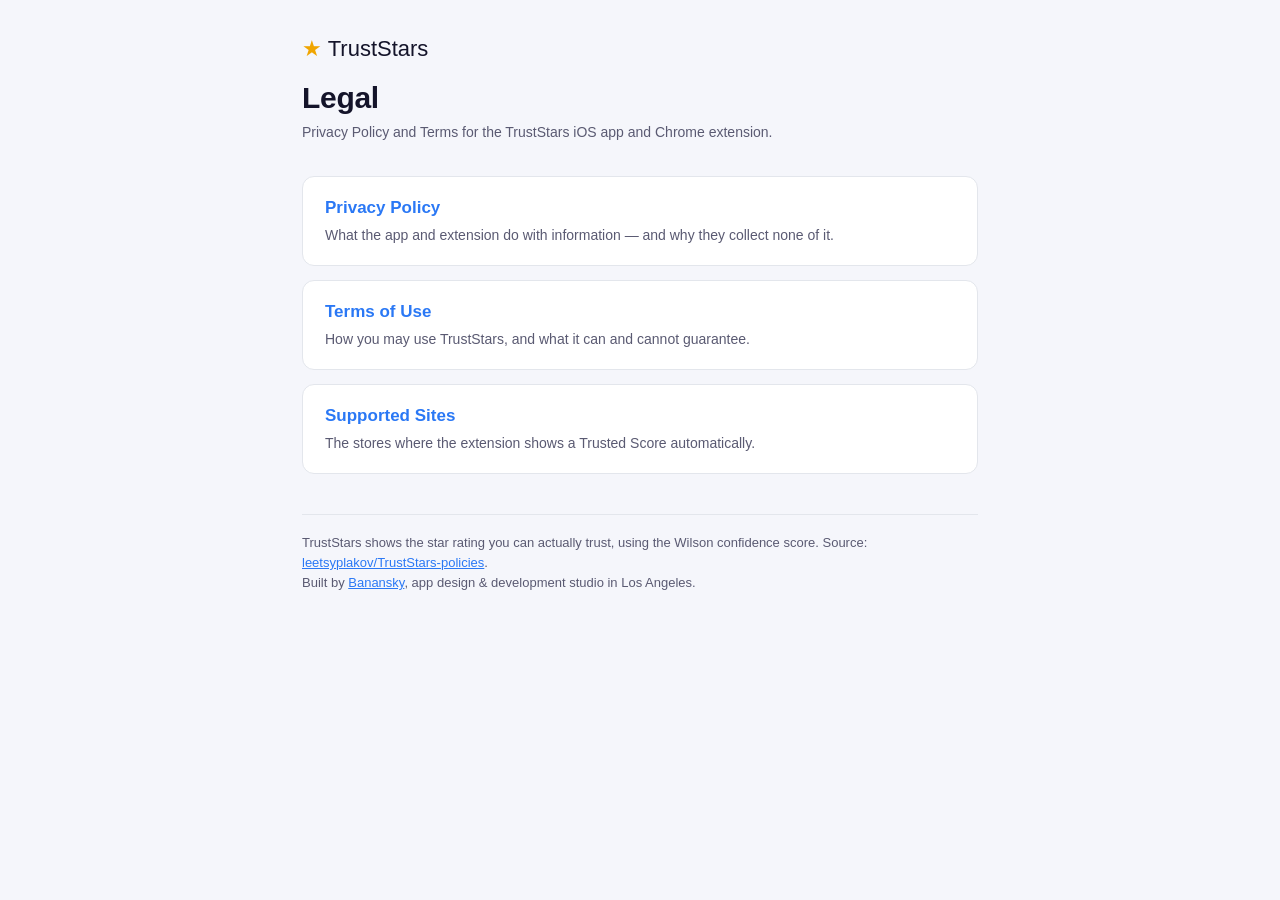
<file: index.html>
<!doctype html>
<html lang="en">
<head>
<meta charset="utf-8" />
<meta name="viewport" content="width=device-width, initial-scale=1" />
<title>TrustStars — Legal</title>
<link rel="stylesheet" href="style.css" />
</head>
<body>
<div class="wrap">
    <header>
        <div class="brand"><span class="star">★</span> TrustStars</div>
        <h1>Legal</h1>
        <p class="lede">Privacy Policy and Terms for the TrustStars iOS app and Chrome extension.</p>
    </header>

    <a class="list-card" href="privacy.html">
        <h3>Privacy Policy</h3>
        <p>What the app and extension do with information — and why they collect none of it.</p>
    </a>

    <a class="list-card" href="terms.html">
        <h3>Terms of Use</h3>
        <p>How you may use TrustStars, and what it can and cannot guarantee.</p>
    </a>

    <a class="list-card" href="supported-sites.html">
        <h3>Supported Sites</h3>
        <p>The stores where the extension shows a Trusted Score automatically.</p>
    </a>

    <footer>
        TrustStars shows the star rating you can actually trust, using the Wilson confidence score.
        Source: <a href="https://github.com/leetsyplakov/TrustStars-policies" target="_blank" rel="noopener">leetsyplakov/TrustStars-policies</a>.
    
        <br>Built by <a href="https://banansky.com/">Banansky</a>, app design &amp; development studio in Los Angeles.
    </footer>
</div>
</body>
</html>
</file>
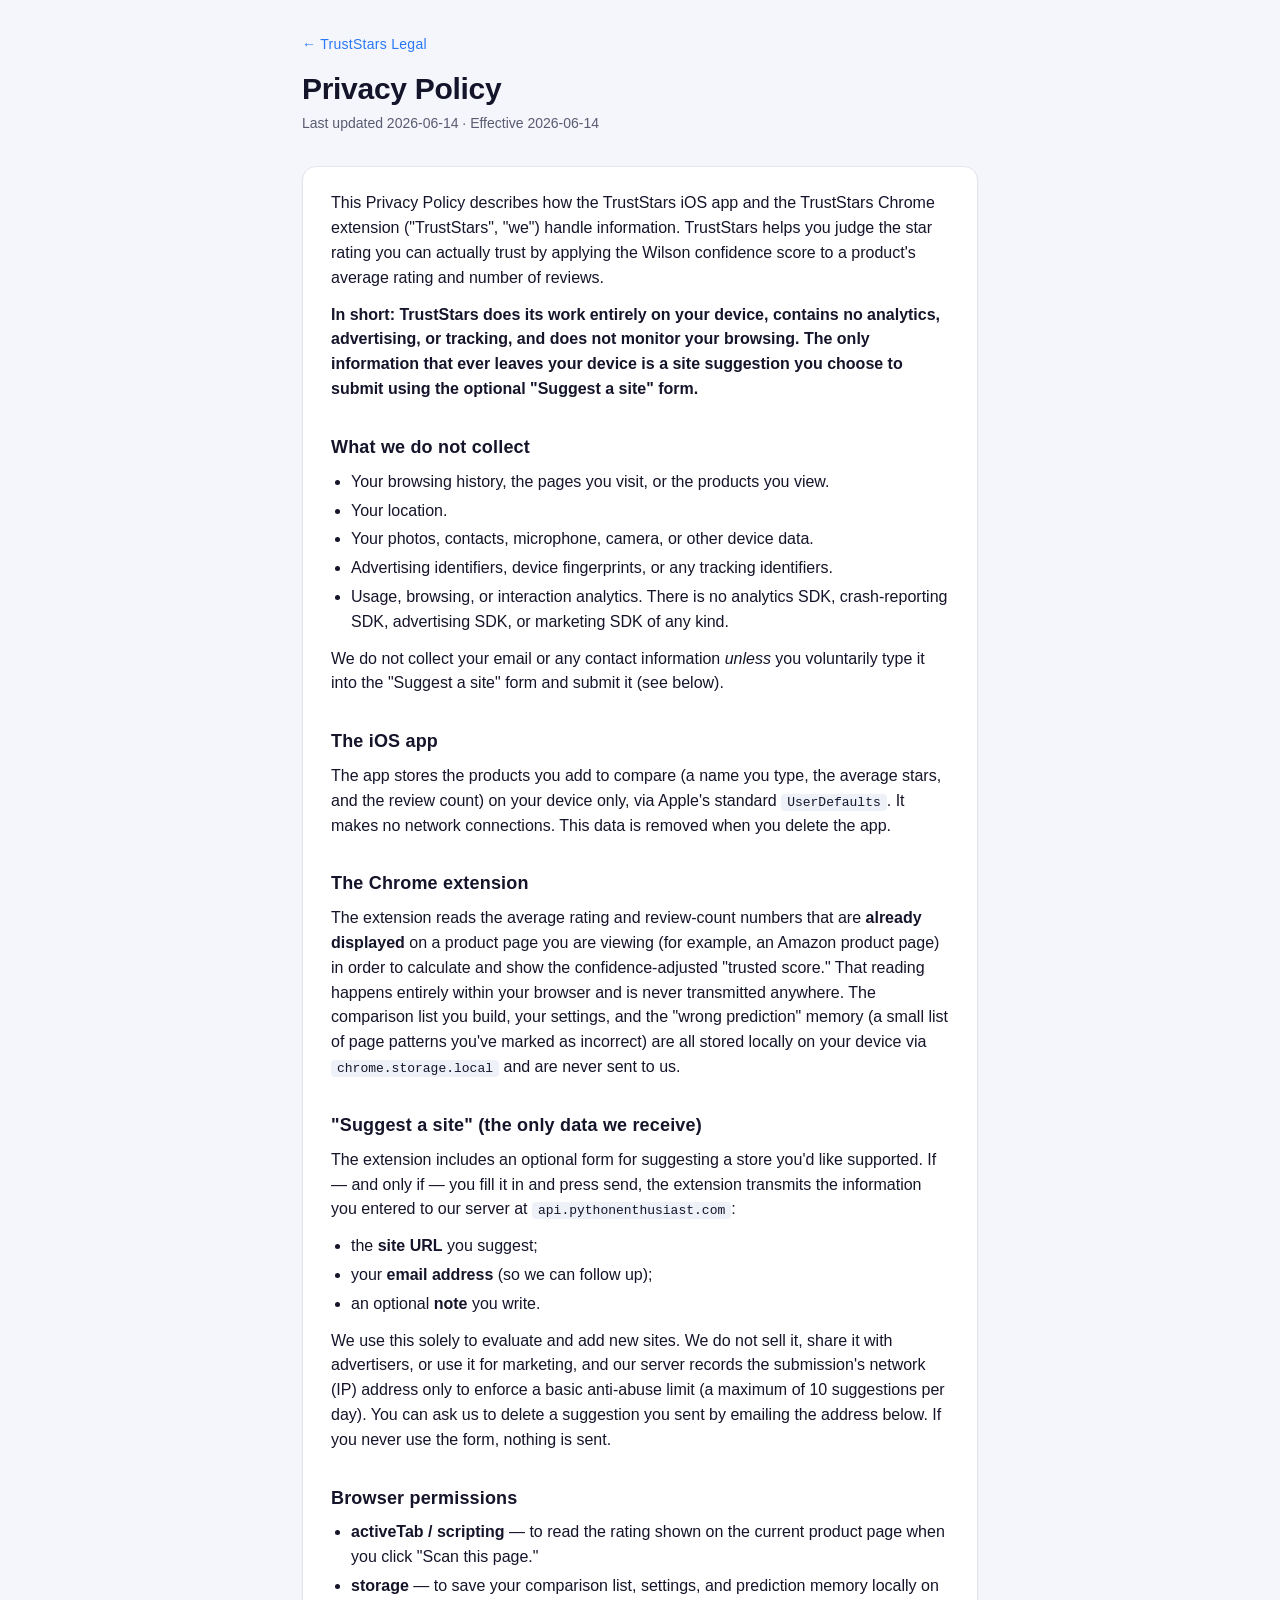
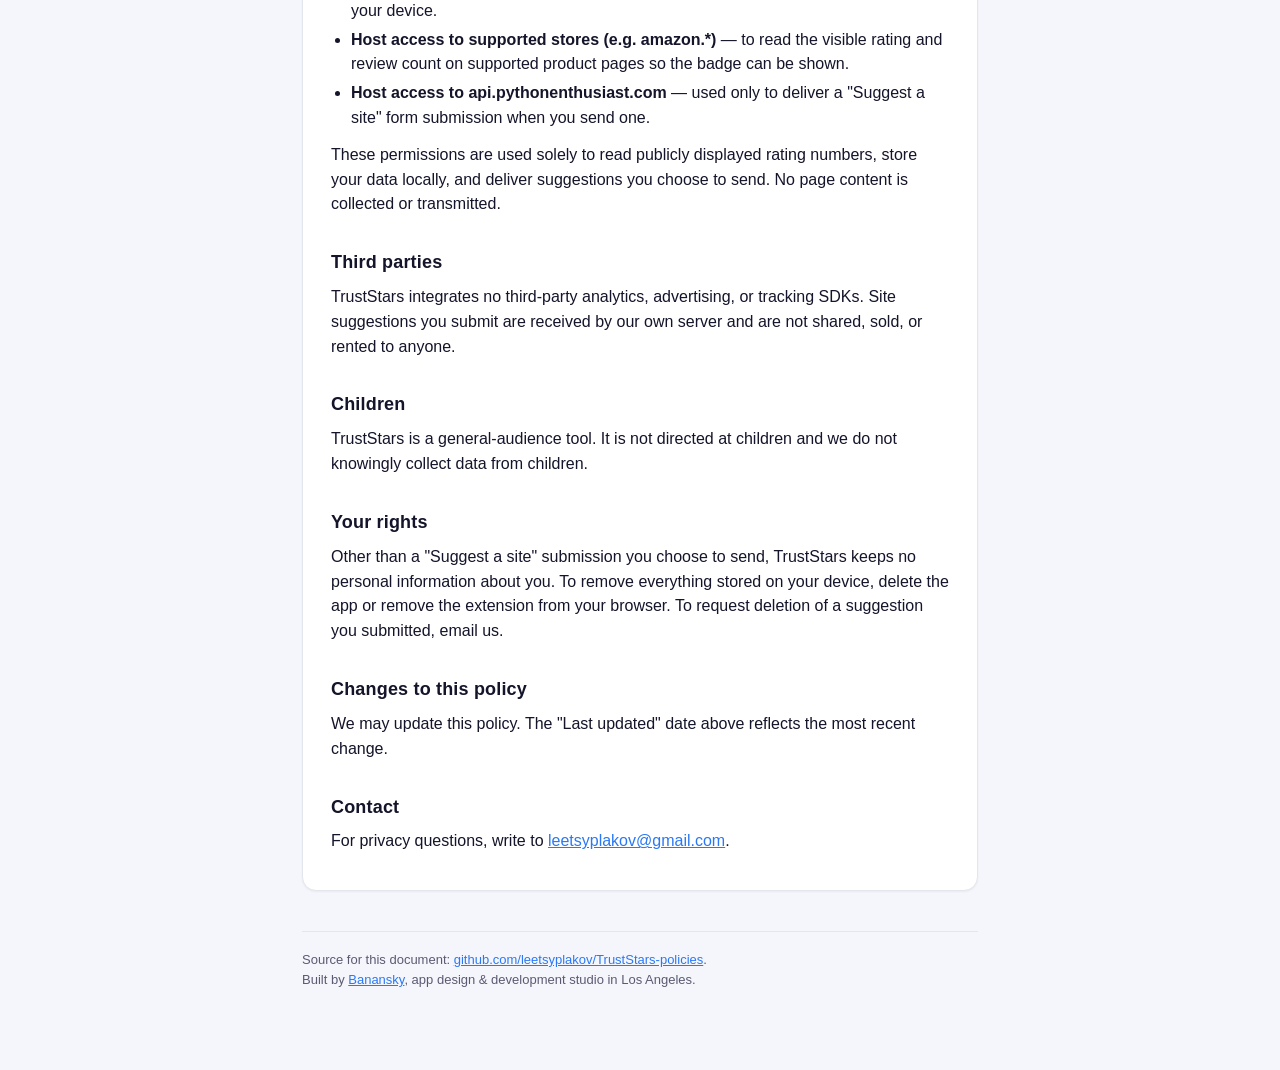
<file: privacy.html>
<!doctype html>
<html lang="en">
<head>
<meta charset="utf-8" />
<meta name="viewport" content="width=device-width, initial-scale=1" />
<title>TrustStars — Privacy Policy</title>
<link rel="stylesheet" href="style.css" />
</head>
<body>
<div class="wrap">
    <header>
        <a href="./">← TrustStars Legal</a>
        <h1>Privacy Policy</h1>
        <p class="lede">Last updated 2026-06-14 · Effective 2026-06-14</p>
    </header>

    <div class="card">
        <p>This Privacy Policy describes how the TrustStars iOS app and the TrustStars Chrome
        extension ("TrustStars", "we") handle information. TrustStars helps you judge the star rating you
        can actually trust by applying the Wilson confidence score to a product's average rating and
        number of reviews.</p>

        <p><strong>In short: TrustStars does its work entirely on your device, contains no analytics,
        advertising, or tracking, and does not monitor your browsing. The only information that ever
        leaves your device is a site suggestion you choose to submit using the optional
        "Suggest a site" form.</strong></p>

        <h2>What we do not collect</h2>
        <ul>
            <li>Your browsing history, the pages you visit, or the products you view.</li>
            <li>Your location.</li>
            <li>Your photos, contacts, microphone, camera, or other device data.</li>
            <li>Advertising identifiers, device fingerprints, or any tracking identifiers.</li>
            <li>Usage, browsing, or interaction analytics. There is no analytics SDK, crash-reporting
                SDK, advertising SDK, or marketing SDK of any kind.</li>
        </ul>
        <p>We do not collect your email or any contact information <em>unless</em> you voluntarily type it
        into the "Suggest a site" form and submit it (see below).</p>

        <h2>The iOS app</h2>
        <p>The app stores the products you add to compare (a name you type, the average stars, and the
        review count) on your device only, via Apple's standard <code>UserDefaults</code>. It makes no
        network connections. This data is removed when you delete the app.</p>

        <h2>The Chrome extension</h2>
        <p>The extension reads the average rating and review-count numbers that are <strong>already
        displayed</strong> on a product page you are viewing (for example, an Amazon product page) in
        order to calculate and show the confidence-adjusted "trusted score." That reading happens
        entirely within your browser and is never transmitted anywhere. The comparison list you build,
        your settings, and the "wrong prediction" memory (a small list of page patterns you've marked as
        incorrect) are all stored locally on your device via <code>chrome.storage.local</code> and are
        never sent to us.</p>

        <h2>"Suggest a site" (the only data we receive)</h2>
        <p>The extension includes an optional form for suggesting a store you'd like supported. If — and
        only if — you fill it in and press send, the extension transmits the information you entered to
        our server at <code>api.pythonenthusiast.com</code>:</p>
        <ul>
            <li>the <strong>site URL</strong> you suggest;</li>
            <li>your <strong>email address</strong> (so we can follow up);</li>
            <li>an optional <strong>note</strong> you write.</li>
        </ul>
        <p>We use this solely to evaluate and add new sites. We do not sell it, share it with advertisers,
        or use it for marketing, and our server records the submission's network (IP) address only to
        enforce a basic anti-abuse limit (a maximum of 10 suggestions per day). You can ask us to delete a
        suggestion you sent by emailing the address below. If you never use the form, nothing is sent.</p>

        <h2>Browser permissions</h2>
        <ul>
            <li><strong>activeTab / scripting</strong> — to read the rating shown on the current product
                page when you click "Scan this page."</li>
            <li><strong>storage</strong> — to save your comparison list, settings, and prediction memory
                locally on your device.</li>
            <li><strong>Host access to supported stores (e.g. amazon.*)</strong> — to read the visible
                rating and review count on supported product pages so the badge can be shown.</li>
            <li><strong>Host access to api.pythonenthusiast.com</strong> — used only to deliver a
                "Suggest a site" form submission when you send one.</li>
        </ul>
        <p>These permissions are used solely to read publicly displayed rating numbers, store your data
        locally, and deliver suggestions you choose to send. No page content is collected or transmitted.</p>

        <h2>Third parties</h2>
        <p>TrustStars integrates no third-party analytics, advertising, or tracking SDKs. Site suggestions
        you submit are received by our own server and are not shared, sold, or rented to anyone.</p>

        <h2>Children</h2>
        <p>TrustStars is a general-audience tool. It is not directed at children and we do not knowingly
        collect data from children.</p>

        <h2>Your rights</h2>
        <p>Other than a "Suggest a site" submission you choose to send, TrustStars keeps no personal
        information about you. To remove everything stored on your device, delete the app or remove the
        extension from your browser. To request deletion of a suggestion you submitted, email us.</p>

        <h2>Changes to this policy</h2>
        <p>We may update this policy. The "Last updated" date above reflects the most recent change.</p>

        <h2>Contact</h2>
        <p>For privacy questions, write to
        <a href="mailto:leetsyplakov@gmail.com">leetsyplakov@gmail.com</a>.</p>
    </div>

    <footer>
        Source for this document:
        <a href="https://github.com/leetsyplakov/TrustStars-policies/blob/main/privacy.html" target="_blank" rel="noopener">github.com/leetsyplakov/TrustStars-policies</a>.
    
        <br>Built by <a href="https://banansky.com/">Banansky</a>, app design &amp; development studio in Los Angeles.
    </footer>
</div>
</body>
</html>
</file>
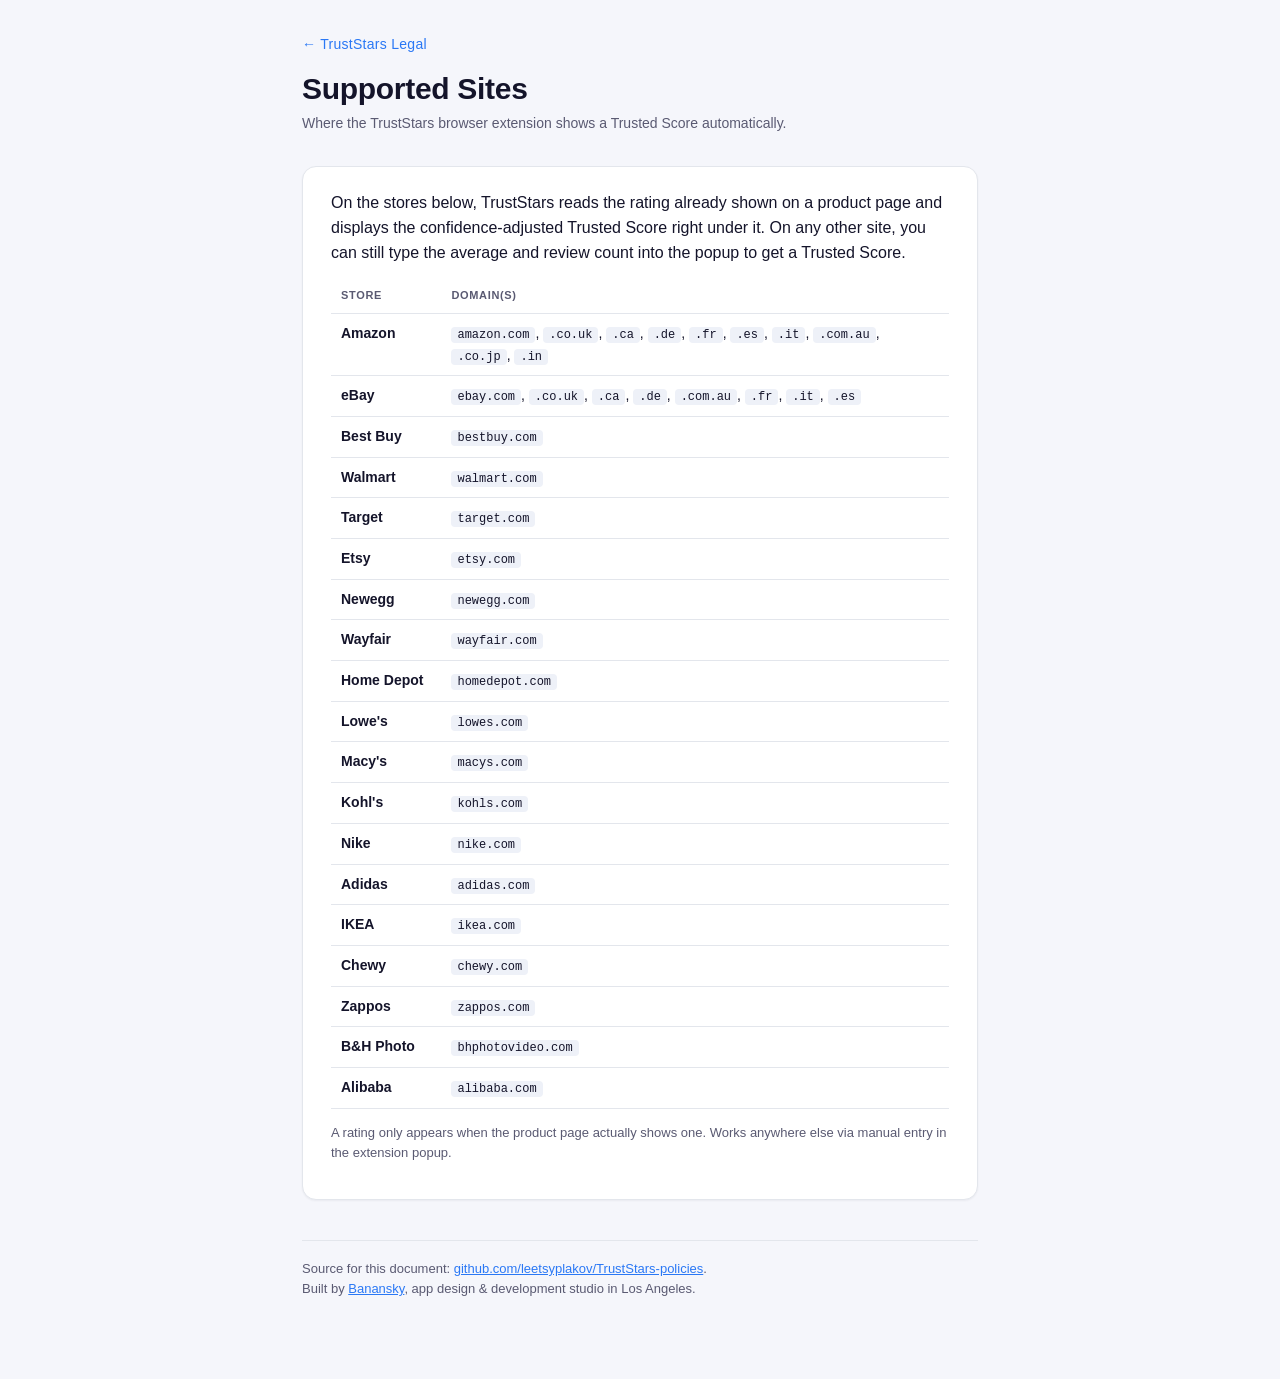
<file: supported-sites.html>
<!doctype html>
<html lang="en">
<head>
<meta charset="utf-8" />
<meta name="viewport" content="width=device-width, initial-scale=1" />
<title>TrustStars — Supported Sites</title>
<link rel="stylesheet" href="style.css" />
</head>
<body>
<div class="wrap">
    <header>
        <a href="./">← TrustStars Legal</a>
        <h1>Supported Sites</h1>
        <p class="lede">Where the TrustStars browser extension shows a Trusted Score automatically.</p>
    </header>

    <div class="card">
        <p>On the stores below, TrustStars reads the rating already shown on a product page and
        displays the confidence-adjusted Trusted Score right under it. On any other site, you can
        still type the average and review count into the popup to get a Trusted Score.</p>

        <table class="sites">
            <thead><tr><th>Store</th><th>Domain(s)</th></tr></thead>
            <tbody>
                <tr><td>Amazon</td><td><code>amazon.com</code>, <code>.co.uk</code>, <code>.ca</code>, <code>.de</code>, <code>.fr</code>, <code>.es</code>, <code>.it</code>, <code>.com.au</code>, <code>.co.jp</code>, <code>.in</code></td></tr>
                <tr><td>eBay</td><td><code>ebay.com</code>, <code>.co.uk</code>, <code>.ca</code>, <code>.de</code>, <code>.com.au</code>, <code>.fr</code>, <code>.it</code>, <code>.es</code></td></tr>
                <tr><td>Best Buy</td><td><code>bestbuy.com</code></td></tr>
                <tr><td>Walmart</td><td><code>walmart.com</code></td></tr>
                <tr><td>Target</td><td><code>target.com</code></td></tr>
                <tr><td>Etsy</td><td><code>etsy.com</code></td></tr>
                <tr><td>Newegg</td><td><code>newegg.com</code></td></tr>
                <tr><td>Wayfair</td><td><code>wayfair.com</code></td></tr>
                <tr><td>Home Depot</td><td><code>homedepot.com</code></td></tr>
                <tr><td>Lowe's</td><td><code>lowes.com</code></td></tr>
                <tr><td>Macy's</td><td><code>macys.com</code></td></tr>
                <tr><td>Kohl's</td><td><code>kohls.com</code></td></tr>
                <tr><td>Nike</td><td><code>nike.com</code></td></tr>
                <tr><td>Adidas</td><td><code>adidas.com</code></td></tr>
                <tr><td>IKEA</td><td><code>ikea.com</code></td></tr>
                <tr><td>Chewy</td><td><code>chewy.com</code></td></tr>
                <tr><td>Zappos</td><td><code>zappos.com</code></td></tr>
                <tr><td>B&amp;H Photo</td><td><code>bhphotovideo.com</code></td></tr>
                <tr><td>Alibaba</td><td><code>alibaba.com</code></td></tr>
            </tbody>
        </table>

        <p class="note">A rating only appears when the product page actually shows one. Works anywhere
        else via manual entry in the extension popup.</p>
    </div>

    <footer>
        Source for this document:
        <a href="https://github.com/leetsyplakov/TrustStars-policies/blob/main/supported-sites.html" target="_blank" rel="noopener">github.com/leetsyplakov/TrustStars-policies</a>.
    
        <br>Built by <a href="https://banansky.com/">Banansky</a>, app design &amp; development studio in Los Angeles.
    </footer>
</div>
</body>
</html>
</file>
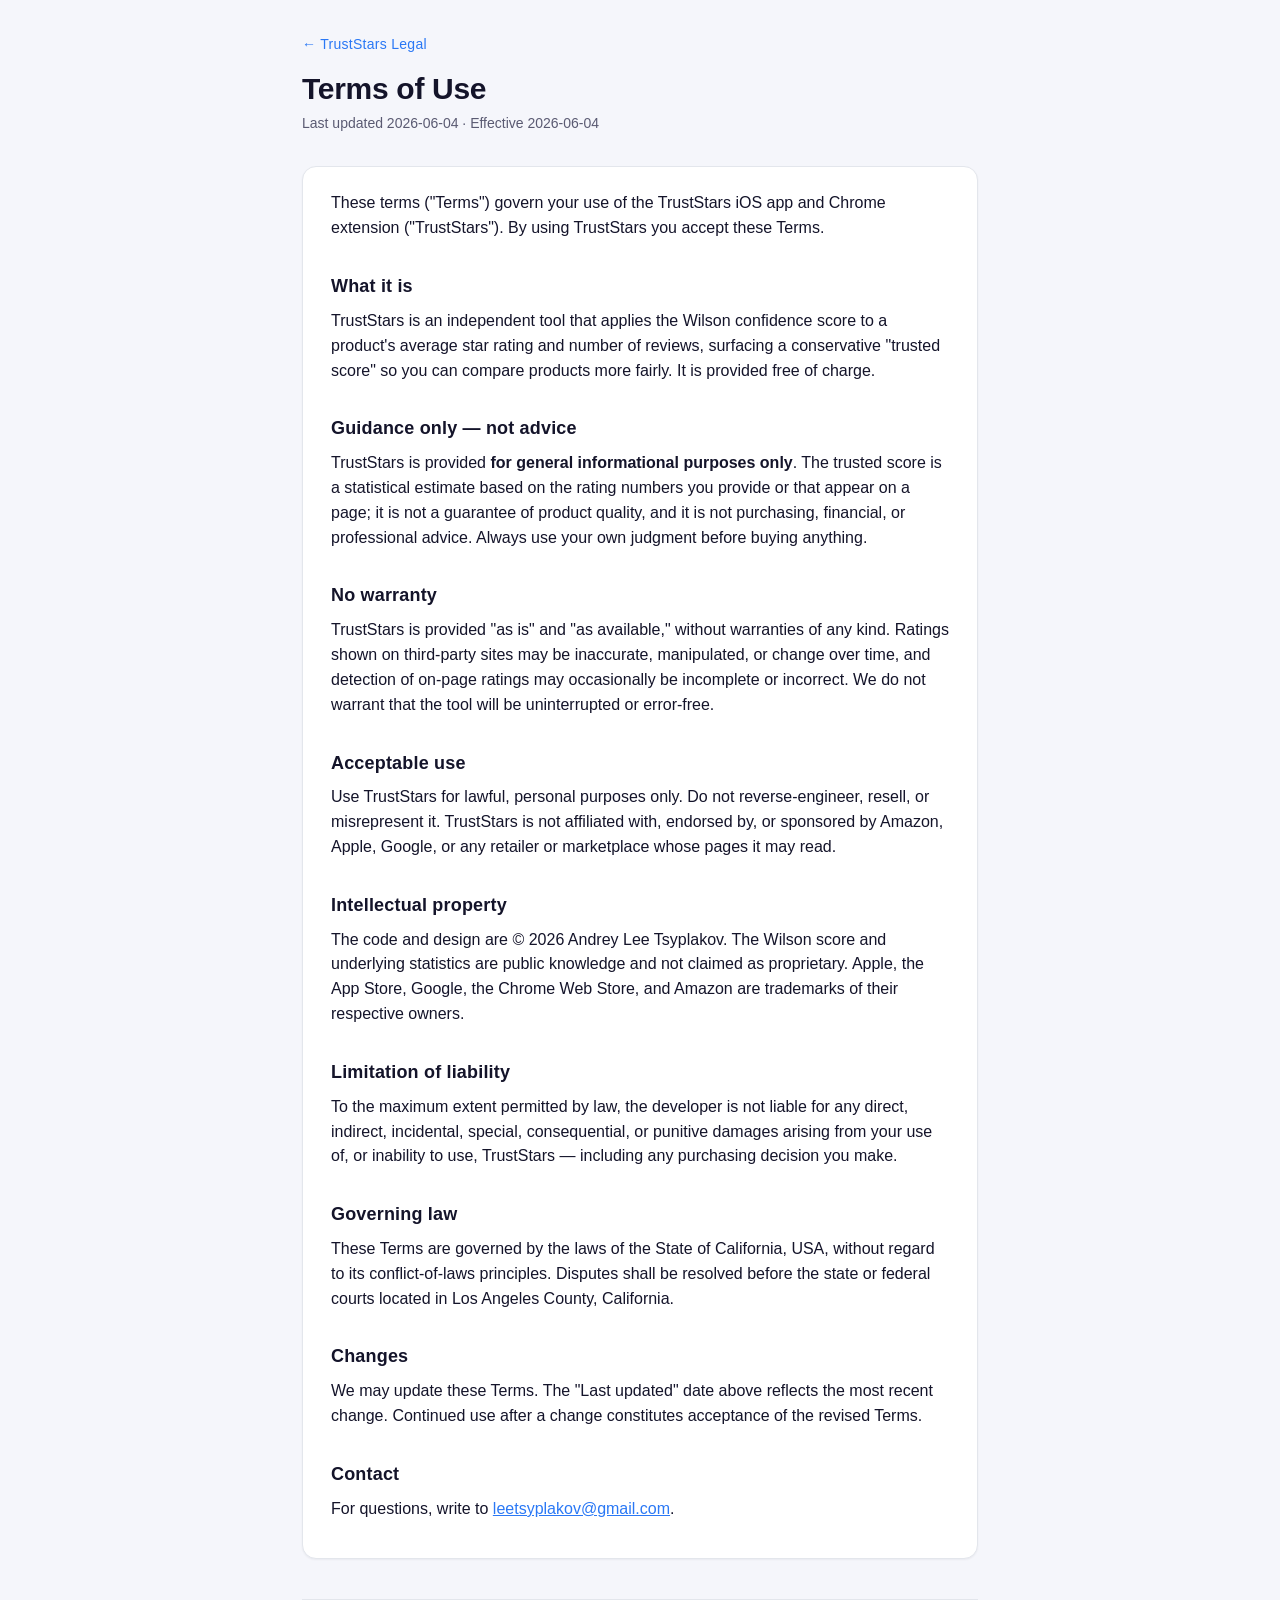
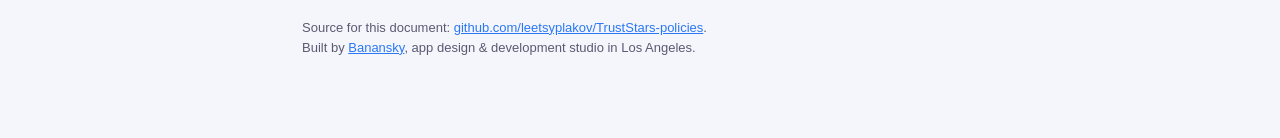
<file: terms.html>
<!doctype html>
<html lang="en">
<head>
<meta charset="utf-8" />
<meta name="viewport" content="width=device-width, initial-scale=1" />
<title>TrustStars — Terms of Use</title>
<link rel="stylesheet" href="style.css" />
</head>
<body>
<div class="wrap">
    <header>
        <a href="./">← TrustStars Legal</a>
        <h1>Terms of Use</h1>
        <p class="lede">Last updated 2026-06-04 · Effective 2026-06-04</p>
    </header>

    <div class="card">
        <p>These terms ("Terms") govern your use of the TrustStars iOS app and Chrome extension
        ("TrustStars"). By using TrustStars you accept these Terms.</p>

        <h2>What it is</h2>
        <p>TrustStars is an independent tool that applies the Wilson confidence score to a product's
        average star rating and number of reviews, surfacing a conservative "trusted score" so you can
        compare products more fairly. It is provided free of charge.</p>

        <h2>Guidance only — not advice</h2>
        <p>TrustStars is provided <strong>for general informational purposes only</strong>. The trusted
        score is a statistical estimate based on the rating numbers you provide or that appear on a page;
        it is not a guarantee of product quality, and it is not purchasing, financial, or professional
        advice. Always use your own judgment before buying anything.</p>

        <h2>No warranty</h2>
        <p>TrustStars is provided "as is" and "as available," without warranties of any kind. Ratings
        shown on third-party sites may be inaccurate, manipulated, or change over time, and detection of
        on-page ratings may occasionally be incomplete or incorrect. We do not warrant that the tool will
        be uninterrupted or error-free.</p>

        <h2>Acceptable use</h2>
        <p>Use TrustStars for lawful, personal purposes only. Do not reverse-engineer, resell, or
        misrepresent it. TrustStars is not affiliated with, endorsed by, or sponsored by Amazon, Apple,
        Google, or any retailer or marketplace whose pages it may read.</p>

        <h2>Intellectual property</h2>
        <p>The code and design are © 2026 Andrey Lee Tsyplakov. The Wilson score and underlying
        statistics are public knowledge and not claimed as proprietary. Apple, the App Store, Google,
        the Chrome Web Store, and Amazon are trademarks of their respective owners.</p>

        <h2>Limitation of liability</h2>
        <p>To the maximum extent permitted by law, the developer is not liable for any direct, indirect,
        incidental, special, consequential, or punitive damages arising from your use of, or inability to
        use, TrustStars — including any purchasing decision you make.</p>

        <h2>Governing law</h2>
        <p>These Terms are governed by the laws of the State of California, USA, without regard to its
        conflict-of-laws principles. Disputes shall be resolved before the state or federal courts
        located in Los Angeles County, California.</p>

        <h2>Changes</h2>
        <p>We may update these Terms. The "Last updated" date above reflects the most recent change.
        Continued use after a change constitutes acceptance of the revised Terms.</p>

        <h2>Contact</h2>
        <p>For questions, write to
        <a href="mailto:leetsyplakov@gmail.com">leetsyplakov@gmail.com</a>.</p>
    </div>

    <footer>
        Source for this document:
        <a href="https://github.com/leetsyplakov/TrustStars-policies/blob/main/terms.html" target="_blank" rel="noopener">github.com/leetsyplakov/TrustStars-policies</a>.
    
        <br>Built by <a href="https://banansky.com/">Banansky</a>, app design &amp; development studio in Los Angeles.
    </footer>
</div>
</body>
</html>
</file>
<file: style.css>
:root {
    --bg: #f5f6fb;
    --card: #ffffff;
    --text: #14142a;
    --muted: #5a5a72;
    --accent: #2a78f5;
    --star: #f0a500;
    --border: #e3e6ec;
    --code-bg: #eef1f8;
}

@media (prefers-color-scheme: dark) {
    :root {
        --bg: #0f1426;
        --card: #1a2138;
        --text: #ecedf6;
        --muted: #a3a8bd;
        --accent: #6fa8ff;
        --star: #ffc73a;
        --border: #2a3350;
        --code-bg: #1f2742;
    }
}

* { box-sizing: border-box; }
html { -webkit-text-size-adjust: 100%; }
body {
    margin: 0;
    background: var(--bg);
    color: var(--text);
    font: 16px/1.55 -apple-system, BlinkMacSystemFont, "SF Pro Text", Helvetica, Arial, sans-serif;
}
.wrap { max-width: 720px; margin: 0 auto; padding: 32px 22px 80px; }
header { margin-bottom: 32px; }
header a { color: var(--accent); text-decoration: none; font-size: 14px; letter-spacing: 0.02em; }
.brand { font-size: 22px; }
.brand .star { color: var(--star); }
h1 { font-size: 30px; line-height: 1.2; margin: 14px 0 6px; letter-spacing: -0.01em; }
.lede { color: var(--muted); margin: 0 0 28px; font-size: 14px; }
h2 { font-size: 18px; margin: 32px 0 8px; letter-spacing: 0.01em; }
p, ul { margin: 0 0 12px; }
ul { padding-left: 20px; }
li { margin: 4px 0; }
a { color: var(--accent); }
strong { color: var(--text); }
.card {
    background: var(--card); border: 1px solid var(--border); border-radius: 14px;
    padding: 24px 28px; box-shadow: 0 1px 2px rgba(20, 20, 42, 0.05);
}
code { background: var(--code-bg); padding: 1px 6px; border-radius: 4px; font: 13px/1.5 "SF Mono", Menlo, monospace; }
footer { margin-top: 40px; padding-top: 18px; border-top: 1px solid var(--border); color: var(--muted); font-size: 13px; }
footer a { color: var(--accent); }
.list-card {
    display: block; padding: 18px 22px; margin-top: 14px;
    background: var(--card); border: 1px solid var(--border); border-radius: 12px;
    text-decoration: none; color: var(--text);
    transition: transform 0.1s ease, box-shadow 0.1s ease;
}
.list-card:hover { transform: translateY(-1px); box-shadow: 0 4px 14px rgba(42, 120, 245, 0.12); }
.list-card h3 { margin: 0 0 4px; font-size: 17px; color: var(--accent); }
.list-card p { margin: 0; color: var(--muted); font-size: 14px; }
.sites { width: 100%; border-collapse: collapse; margin: 8px 0 4px; font-size: 14px; }
.sites th, .sites td { text-align: left; padding: 9px 10px; border-bottom: 1px solid var(--border); vertical-align: top; }
.sites th { color: var(--muted); font-size: 11px; text-transform: uppercase; letter-spacing: 0.06em; }
.sites td:first-child { font-weight: 600; white-space: nowrap; padding-right: 18px; }
.sites code { font-size: 12px; }
.note { color: var(--muted); font-size: 13px; margin-top: 14px; }
</file>
